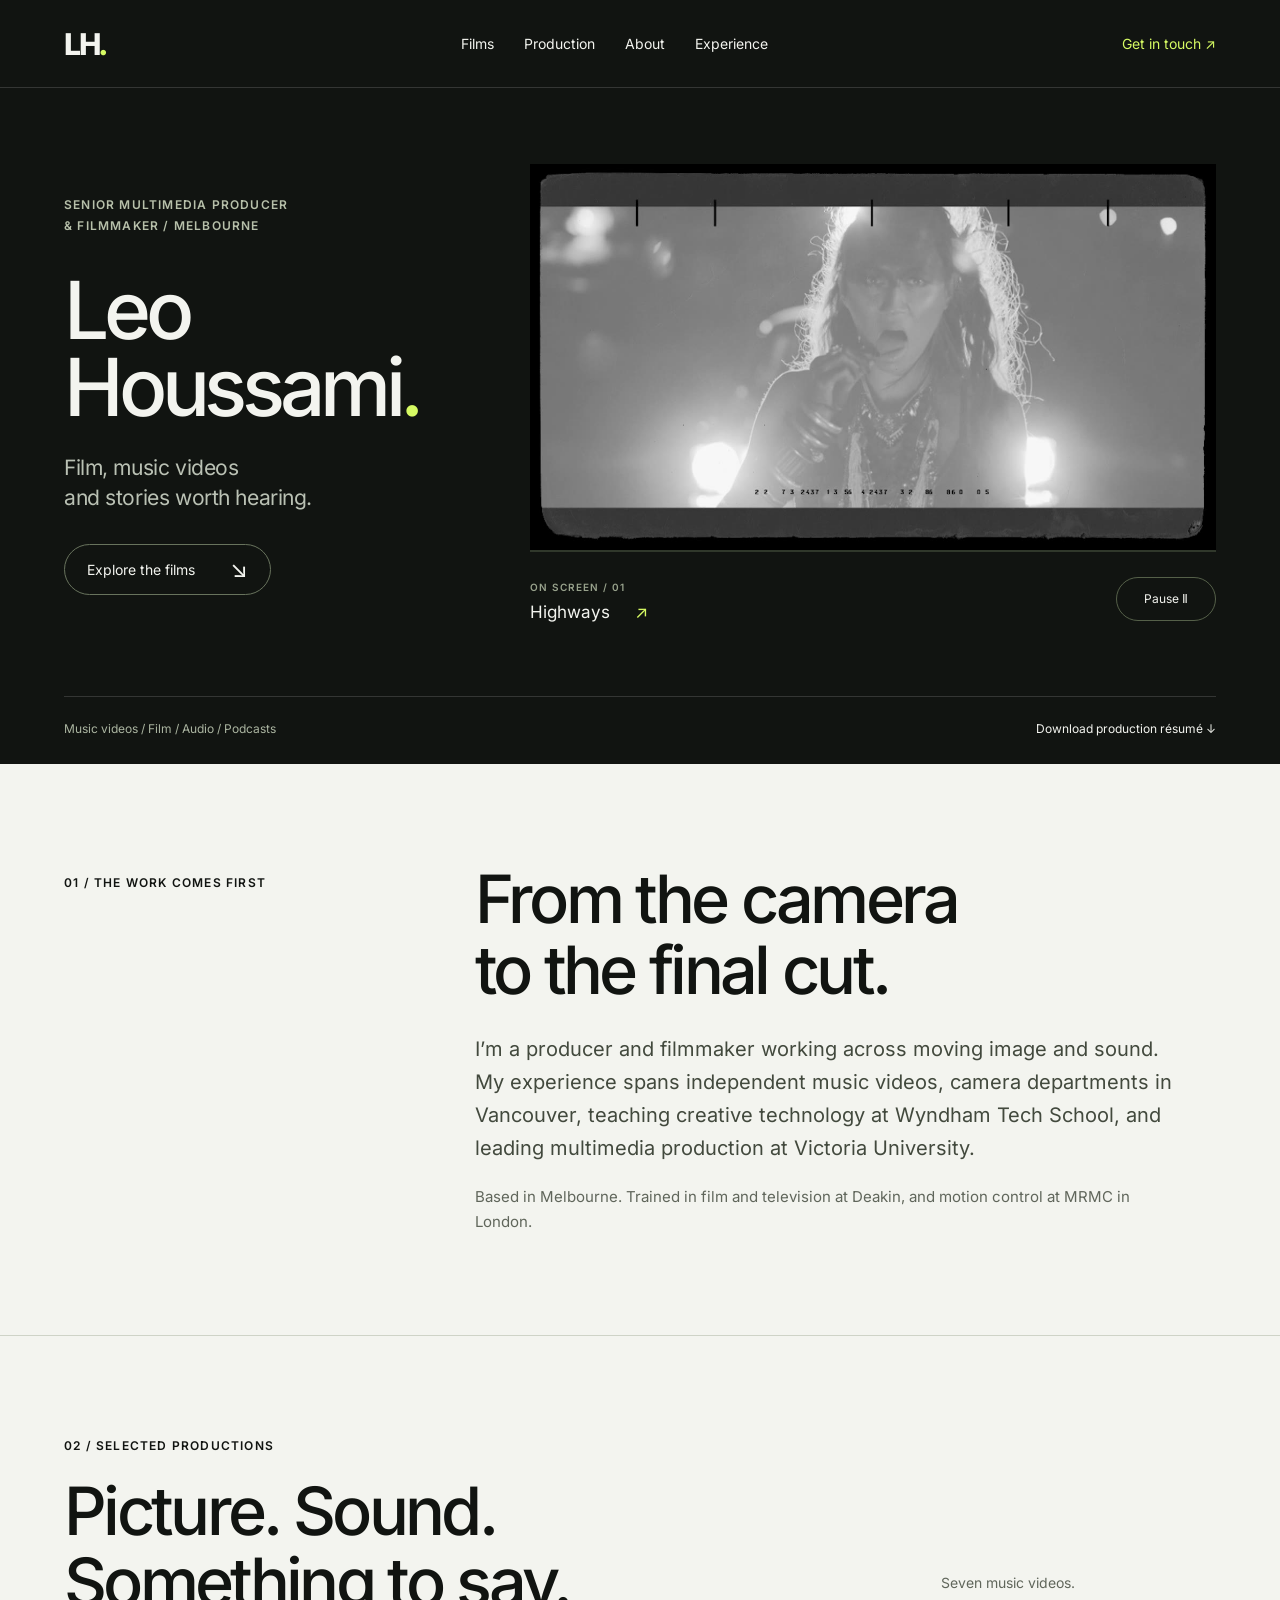
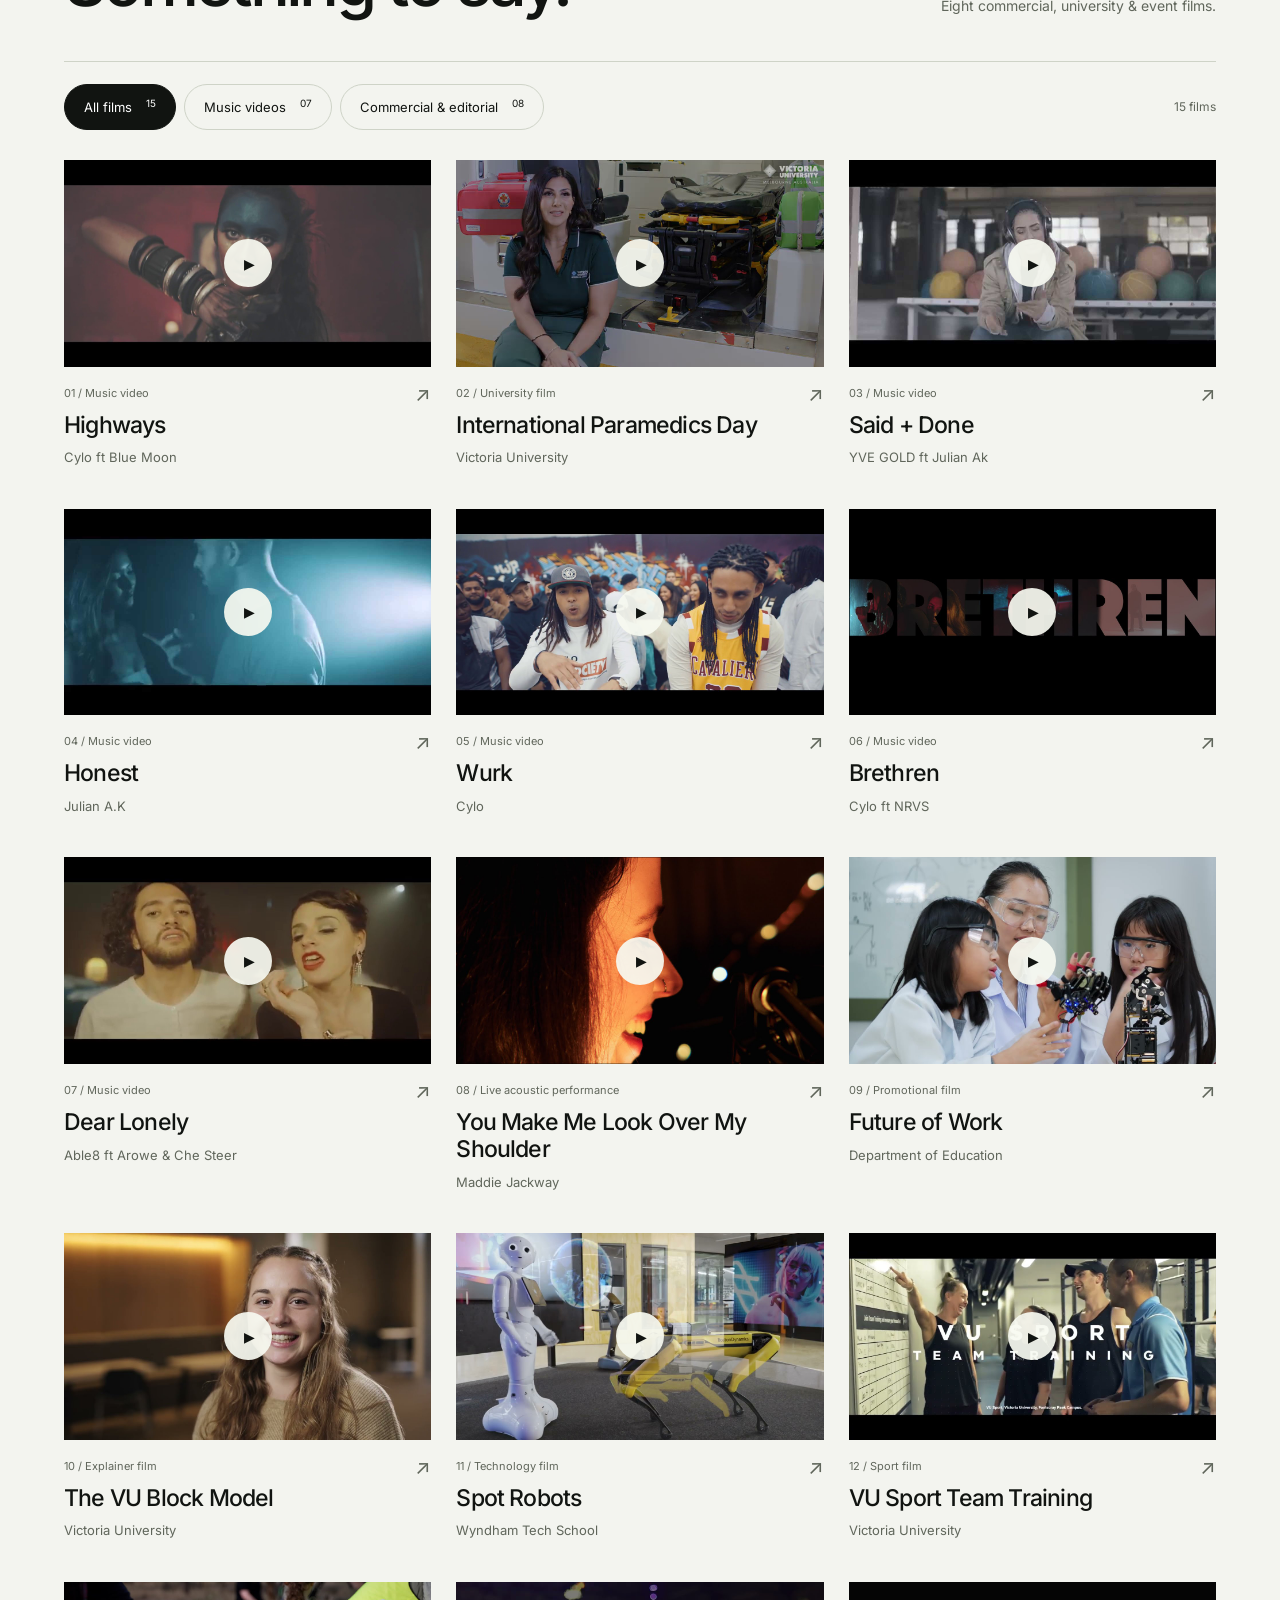
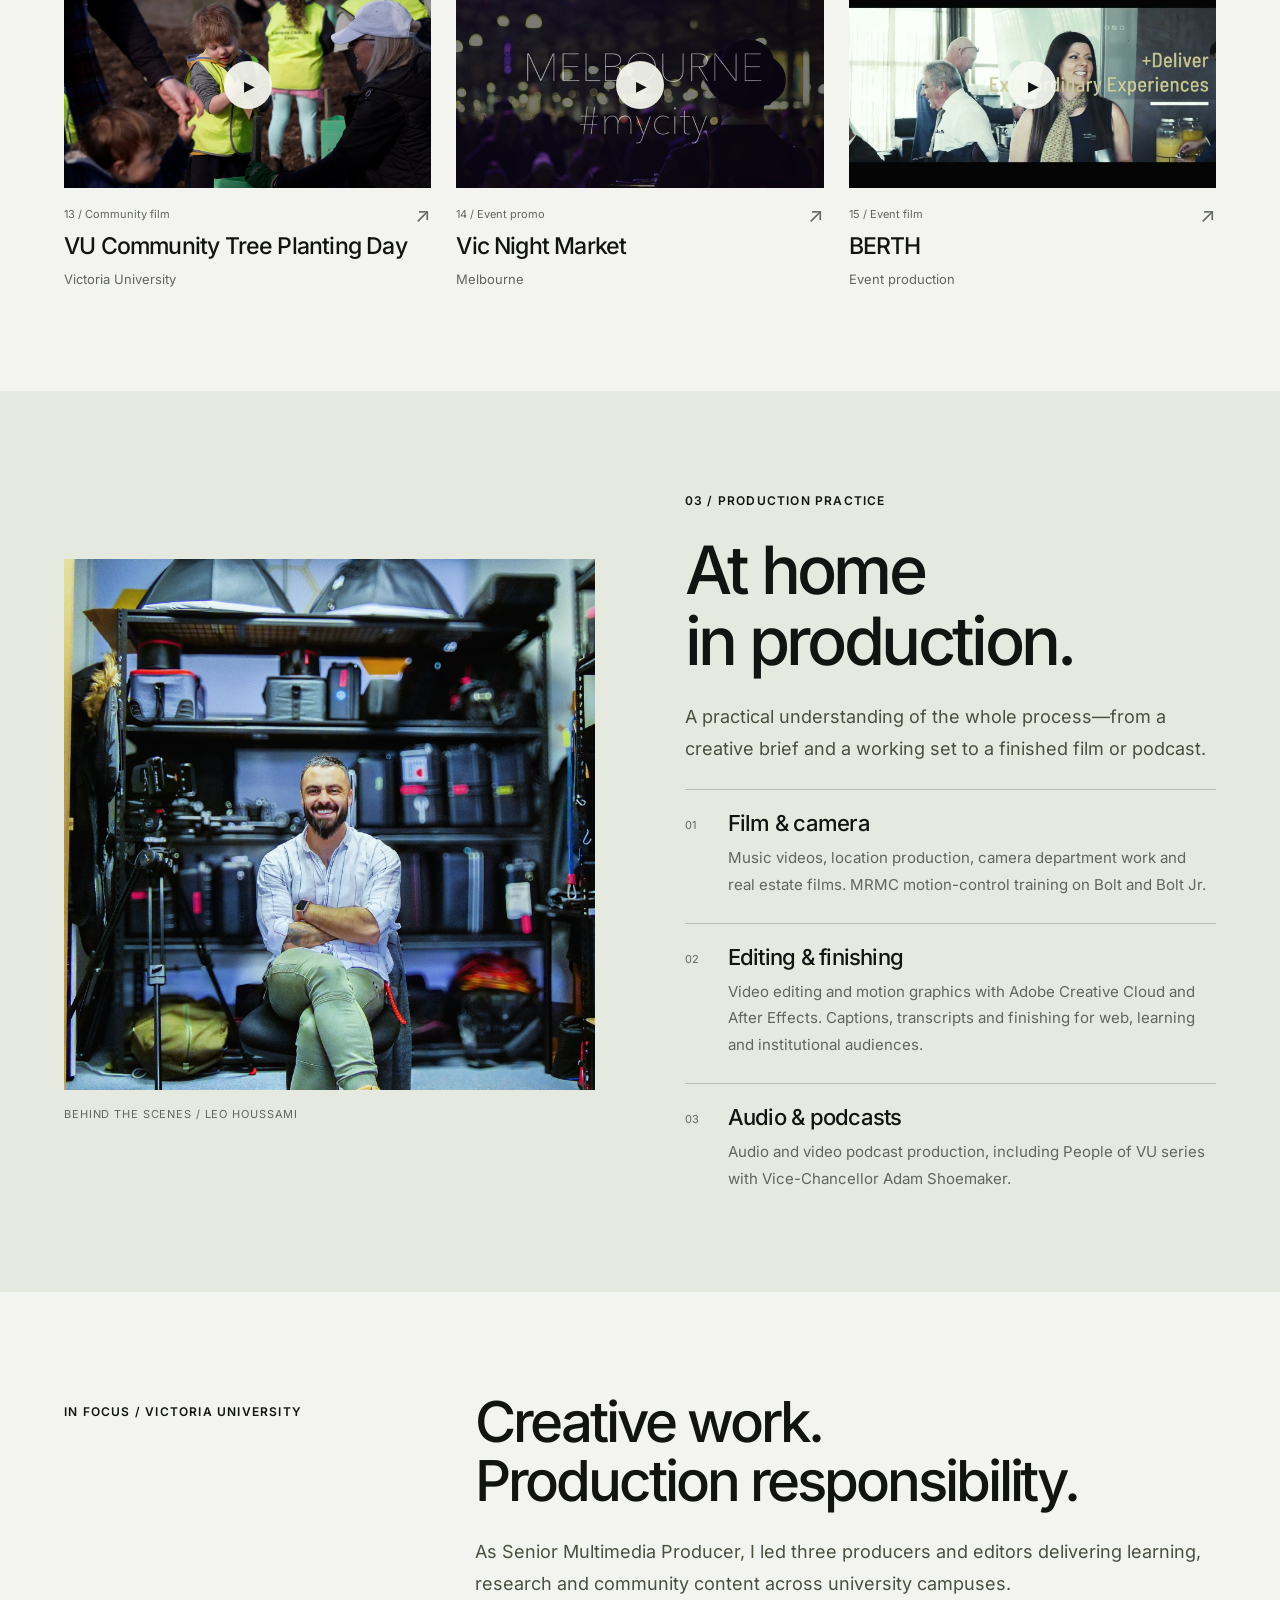
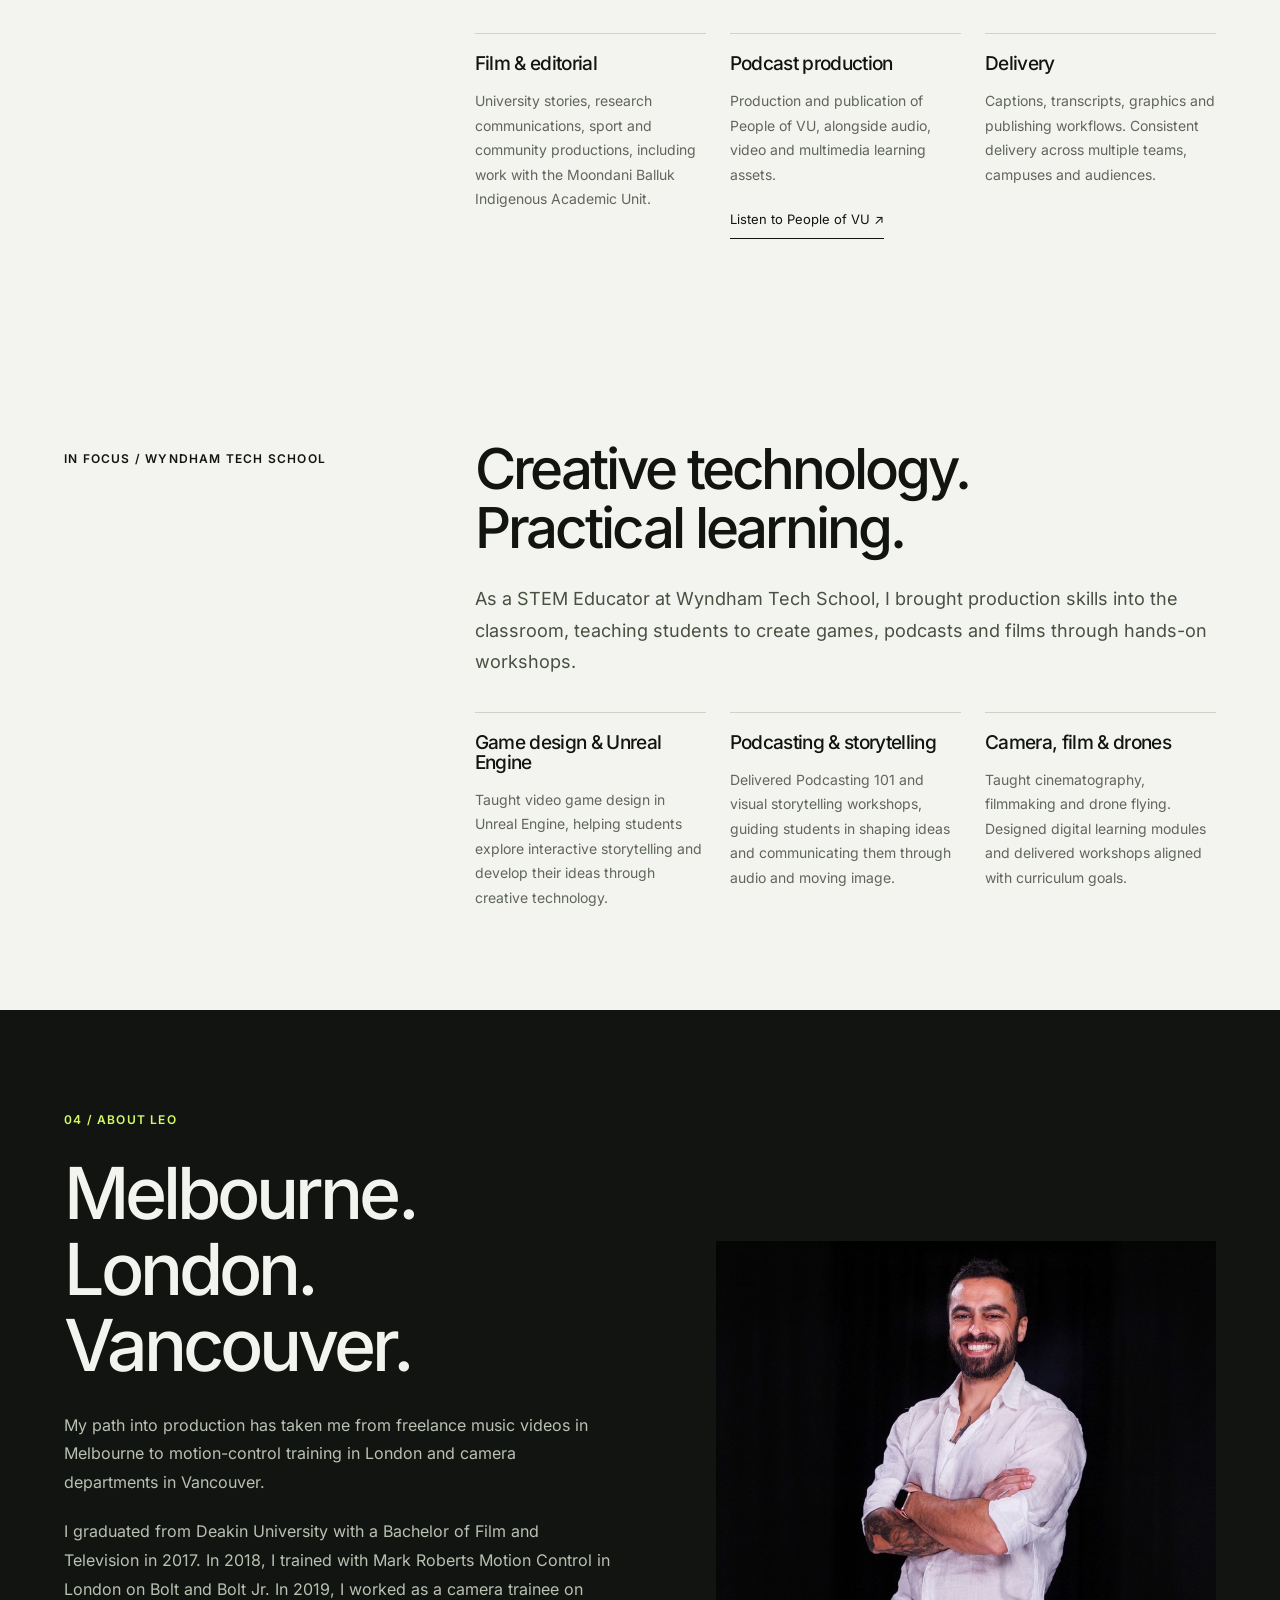
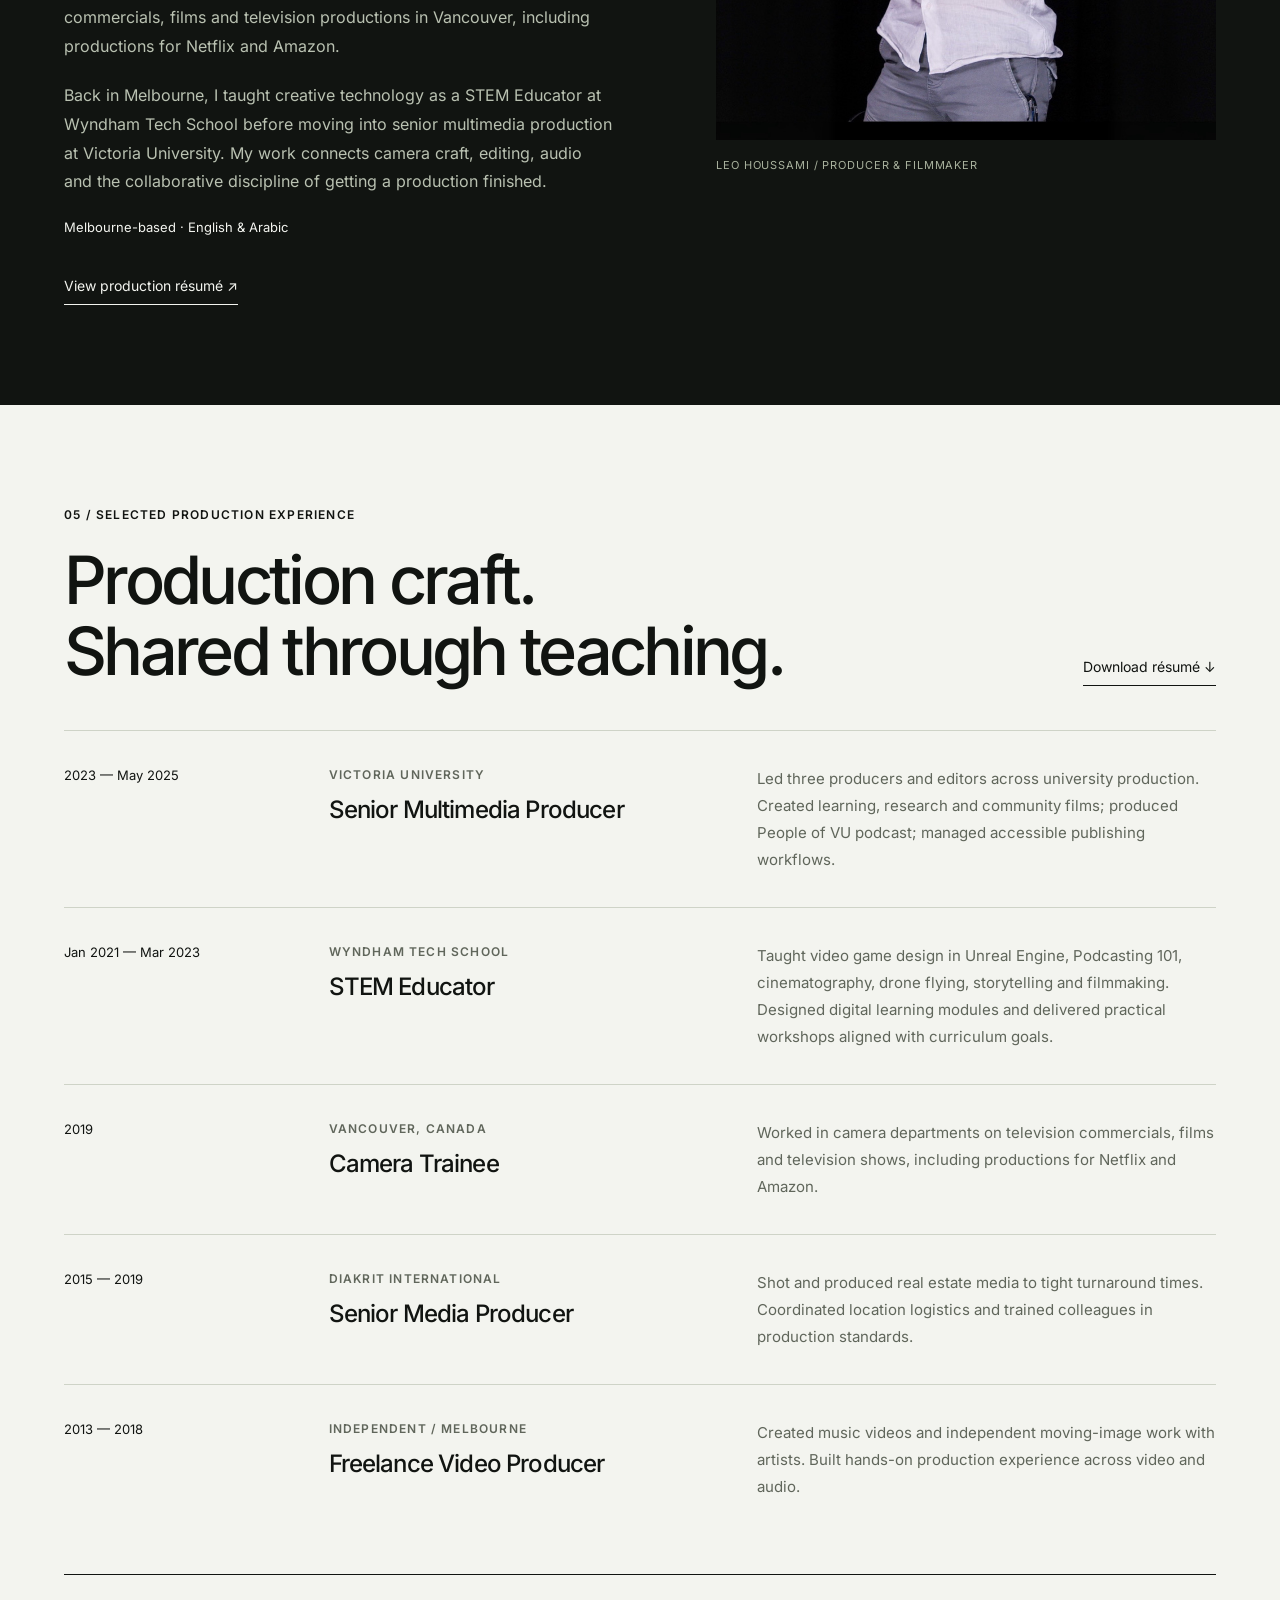
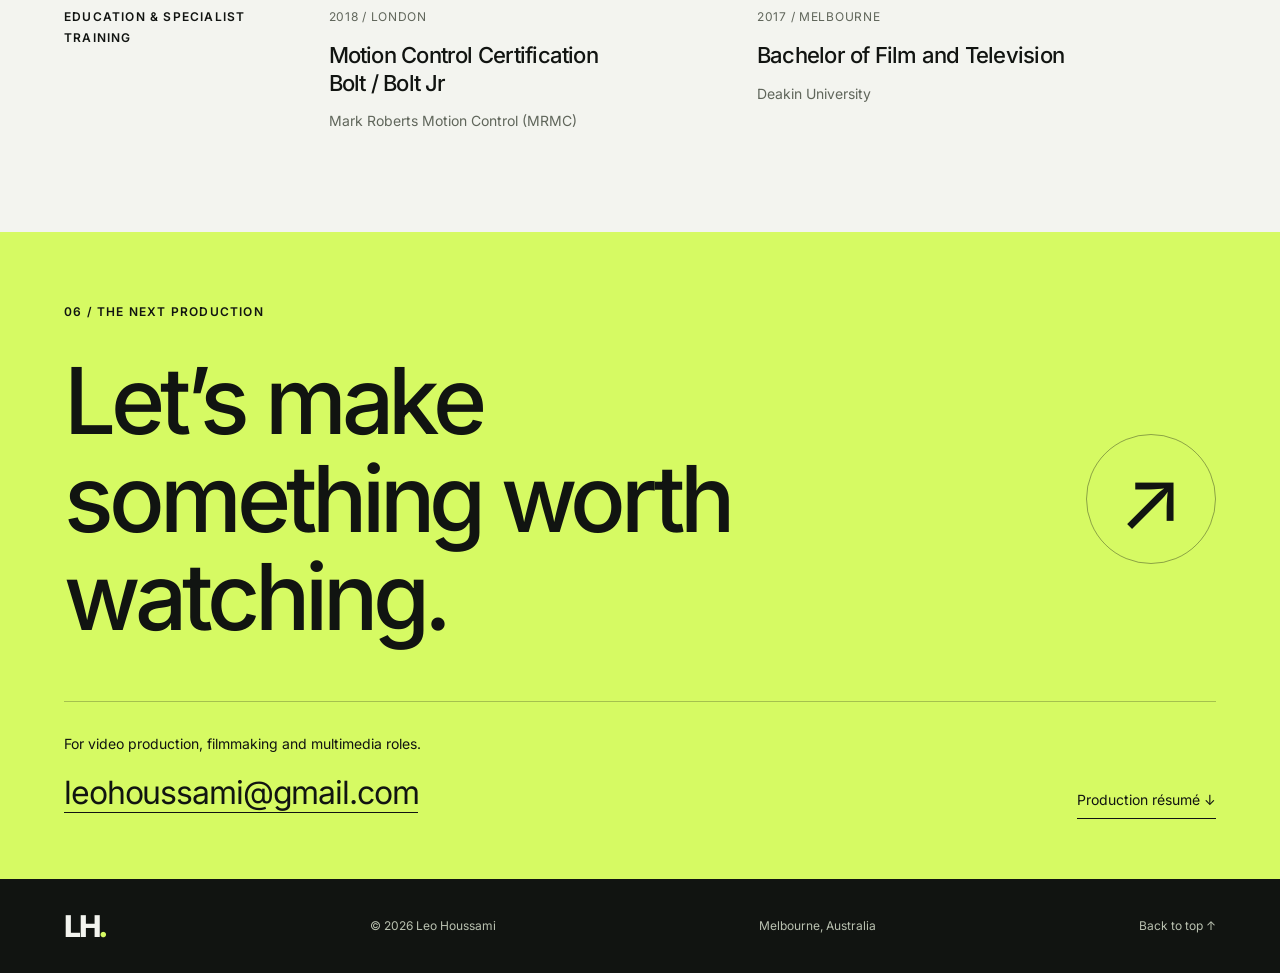
<file: index.html>
<!doctype html>
<html lang="en-AU">
<head>
<meta charset="utf-8"><meta name="viewport" content="width=device-width,initial-scale=1">
<title>Leo Houssami — Senior Multimedia Producer & Filmmaker</title>
<meta name="description" content="Leo Houssami is a Melbourne-based senior multimedia producer and filmmaker. Music videos, university films, camera department experience, audio and podcasts. Explore 15 selected productions.">
<meta name="theme-color" content="#111411"><link rel="canonical" href="https://leonited84.github.io/">
<meta property="og:title" content="Leo Houssami — Senior Multimedia Producer & Filmmaker"><meta property="og:description" content="Music videos. Film. Audio. Podcasts. A production portfolio from Melbourne, London and Vancouver."><meta property="og:type" content="website"><meta property="og:url" content="https://leonited84.github.io/">
<link rel="icon" type="image/svg+xml" href="assets/favicon.svg"><link rel="preload" href="assets/inter-500.woff2" as="font" type="font/woff2" crossorigin><link rel="stylesheet" href="style.css"><script src="script.js" defer></script>
</head><body>
<a class="skip-link" href="#main">Skip to content</a>
<header class="site-header"><a class="wordmark" href="#top" aria-label="Leo Houssami home">LH<span>.</span></a><nav aria-label="Main navigation"><a href="#work">Films</a><a href="#craft">Production</a><a href="#about">About</a><a href="#experience">Experience</a></nav><a class="header-contact" href="#contact">Get in touch ↗</a></header>
<main id="main">
<section class="hero" id="top" aria-labelledby="hero-title">
<div class="hero-identity"><p class="eyebrow">Senior multimedia producer<br>& filmmaker / Melbourne</p><h1 id="hero-title"><span>Leo</span><span>Houssami<span class="accent">.</span></span></h1><p class="hero-summary">Film, music videos<br> and stories worth hearing.</p><a class="pill-link" href="#work">Explore the films <span aria-hidden="true">↘</span></a></div>
<figure class="hero-reel"><div class="reel-frame"><video id="hero-video" autoplay muted loop playsinline preload="auto" poster="assets/highways-poster.jpg" aria-label="Highways music video teaser"><source src="assets/highways-teaser.mp4" type="video/mp4"></video></div><div class="reel-progress" aria-hidden="true"><span id="reel-progress-fill"></span></div><figcaption><div><span class="eyebrow">On screen / 01</span><a href="https://www.youtube.com/watch?v=1bPuGQ7KdPY" data-video="1bPuGQ7KdPY" data-title="Highways">Highways <span aria-hidden="true">↗</span></a></div><button id="video-toggle" type="button" aria-label="Pause teaser">Pause Ⅱ</button></figcaption></figure>
<div class="hero-foot"><span>Music videos / Film / Audio / Podcasts</span><a href="assets/Leo-Houssami-Resume.pdf" download>Download production résumé ↓</a></div>
</section>
<section class="intro section-pad"><p class="eyebrow">01 / The work comes first</p><div><h2 data-reveal>From the camera<br>to the final cut.</h2><p>I’m a producer and filmmaker working across moving image and sound. My experience spans independent music videos, camera departments in Vancouver, teaching creative technology at Wyndham Tech School, and leading multimedia production at Victoria University.</p><p class="intro-detail">Based in Melbourne. Trained in film and television at Deakin, and motion control at MRMC in London.</p></div></section>
<section class="work section-pad" id="work" aria-labelledby="work-title"><div class="section-heading"><div><p class="eyebrow">02 / Selected productions</p><h2 id="work-title" data-reveal>Picture. Sound.<br>Something to say.</h2></div><p>Seven music videos.<br>Eight commercial, university & event films.</p></div>
<div class="work-toolbar"><div class="filters" role="group" aria-label="Filter productions"><button type="button" data-filter="all" aria-pressed="true">All films <sup>15</sup></button><button type="button" data-filter="music" aria-pressed="false">Music videos <sup>07</sup></button><button type="button" data-filter="commercial" aria-pressed="false">Commercial & editorial <sup>08</sup></button></div><span class="work-count" role="status" aria-live="polite">15 films</span></div>
<div class="project-grid"><article class="project" data-category="music" data-reveal>
<a class="project-link" href="https://www.youtube.com/watch?v=1bPuGQ7KdPY" data-video="1bPuGQ7KdPY" data-title="Highways" aria-label="Watch Highways">
<div class="project-image"><img src="assets/1bPuGQ7KdPY.jpg" alt="Highways film still" width="1280" height="720" loading="lazy" decoding="async"><span class="play-icon" aria-hidden="true">▶</span></div>
<div class="project-meta"><span>01 / Music video</span><span aria-hidden="true">↗</span></div><h3>Highways</h3><p class="project-client">Cylo ft Blue Moon</p></a></article><article class="project" data-category="commercial" data-reveal>
<a class="project-link" href="https://www.youtube.com/watch?v=8_4P7IvjmUk" data-video="8_4P7IvjmUk" data-title="International Paramedics Day" aria-label="Watch International Paramedics Day">
<div class="project-image"><img src="assets/8_4P7IvjmUk.jpg" alt="International Paramedics Day film still" width="1280" height="720" loading="lazy" decoding="async"><span class="play-icon" aria-hidden="true">▶</span></div>
<div class="project-meta"><span>02 / University film</span><span aria-hidden="true">↗</span></div><h3>International Paramedics Day</h3><p class="project-client">Victoria University</p></a></article><article class="project" data-category="music" data-reveal>
<a class="project-link" href="https://www.youtube.com/watch?v=lJTCcfIDVb0" data-video="lJTCcfIDVb0" data-title="Said + Done" aria-label="Watch Said + Done">
<div class="project-image"><img src="assets/lJTCcfIDVb0.jpg" alt="Said + Done film still" width="1280" height="720" loading="lazy" decoding="async"><span class="play-icon" aria-hidden="true">▶</span></div>
<div class="project-meta"><span>03 / Music video</span><span aria-hidden="true">↗</span></div><h3>Said + Done</h3><p class="project-client">YVE GOLD ft Julian Ak</p></a></article><article class="project" data-category="music" data-reveal>
<a class="project-link" href="https://www.youtube.com/watch?v=1bbTRTiVYrs" data-video="1bbTRTiVYrs" data-title="Honest" aria-label="Watch Honest">
<div class="project-image"><img src="assets/1bbTRTiVYrs.jpg" alt="Honest film still" width="1280" height="720" loading="lazy" decoding="async"><span class="play-icon" aria-hidden="true">▶</span></div>
<div class="project-meta"><span>04 / Music video</span><span aria-hidden="true">↗</span></div><h3>Honest</h3><p class="project-client">Julian A.K</p></a></article><article class="project" data-category="music" data-reveal>
<a class="project-link" href="https://www.youtube.com/watch?v=ya0mmiJdKRg" data-video="ya0mmiJdKRg" data-title="Wurk" aria-label="Watch Wurk">
<div class="project-image"><img src="assets/ya0mmiJdKRg.jpg" alt="Wurk film still" width="1280" height="720" loading="lazy" decoding="async"><span class="play-icon" aria-hidden="true">▶</span></div>
<div class="project-meta"><span>05 / Music video</span><span aria-hidden="true">↗</span></div><h3>Wurk</h3><p class="project-client">Cylo</p></a></article><article class="project" data-category="music" data-reveal>
<a class="project-link" href="https://www.youtube.com/watch?v=U2q-F83ZqqM" data-video="U2q-F83ZqqM" data-title="Brethren" aria-label="Watch Brethren">
<div class="project-image"><img src="assets/U2q-F83ZqqM.jpg" alt="Brethren film still" width="1280" height="720" loading="lazy" decoding="async"><span class="play-icon" aria-hidden="true">▶</span></div>
<div class="project-meta"><span>06 / Music video</span><span aria-hidden="true">↗</span></div><h3>Brethren</h3><p class="project-client">Cylo ft NRVS</p></a></article><article class="project" data-category="music" data-reveal>
<a class="project-link" href="https://www.youtube.com/watch?v=tM6qkYfXGgs" data-video="tM6qkYfXGgs" data-title="Dear Lonely" aria-label="Watch Dear Lonely">
<div class="project-image"><img src="assets/tM6qkYfXGgs.jpg" alt="Dear Lonely film still" width="1280" height="720" loading="lazy" decoding="async"><span class="play-icon" aria-hidden="true">▶</span></div>
<div class="project-meta"><span>07 / Music video</span><span aria-hidden="true">↗</span></div><h3>Dear Lonely</h3><p class="project-client">Able8 ft Arowe &amp; Che Steer</p></a></article><article class="project" data-category="music" data-reveal>
<a class="project-link" href="https://www.youtube.com/watch?v=nhQfeuvsZZM" data-video="nhQfeuvsZZM" data-title="You Make Me Look Over My Shoulder" aria-label="Watch You Make Me Look Over My Shoulder">
<div class="project-image"><img src="assets/nhQfeuvsZZM.jpg" alt="You Make Me Look Over My Shoulder film still" width="1280" height="720" loading="lazy" decoding="async"><span class="play-icon" aria-hidden="true">▶</span></div>
<div class="project-meta"><span>08 / Live acoustic performance</span><span aria-hidden="true">↗</span></div><h3>You Make Me Look Over My Shoulder</h3><p class="project-client">Maddie Jackway</p></a></article><article class="project" data-category="commercial" data-reveal>
<a class="project-link" href="https://www.youtube.com/watch?v=FYQdw8B2lbo" data-video="FYQdw8B2lbo" data-title="Future of Work" aria-label="Watch Future of Work">
<div class="project-image"><img src="assets/FYQdw8B2lbo.jpg" alt="Future of Work film still" width="1280" height="720" loading="lazy" decoding="async"><span class="play-icon" aria-hidden="true">▶</span></div>
<div class="project-meta"><span>09 / Promotional film</span><span aria-hidden="true">↗</span></div><h3>Future of Work</h3><p class="project-client">Department of Education</p></a></article><article class="project" data-category="commercial" data-reveal>
<a class="project-link" href="https://www.youtube.com/watch?v=R62gYXzRwjM" data-video="R62gYXzRwjM" data-title="The VU Block Model" aria-label="Watch The VU Block Model">
<div class="project-image"><img src="assets/R62gYXzRwjM.jpg" alt="The VU Block Model film still" width="1280" height="720" loading="lazy" decoding="async"><span class="play-icon" aria-hidden="true">▶</span></div>
<div class="project-meta"><span>10 / Explainer film</span><span aria-hidden="true">↗</span></div><h3>The VU Block Model</h3><p class="project-client">Victoria University</p></a></article><article class="project" data-category="commercial" data-reveal>
<a class="project-link" href="https://www.youtube.com/watch?v=OOY8oh-Qc98" data-video="OOY8oh-Qc98" data-title="Spot Robots" aria-label="Watch Spot Robots">
<div class="project-image"><img src="assets/OOY8oh-Qc98.jpg" alt="Spot Robots film still" width="1280" height="720" loading="lazy" decoding="async"><span class="play-icon" aria-hidden="true">▶</span></div>
<div class="project-meta"><span>11 / Technology film</span><span aria-hidden="true">↗</span></div><h3>Spot Robots</h3><p class="project-client">Wyndham Tech School</p></a></article><article class="project" data-category="commercial" data-reveal>
<a class="project-link" href="https://www.youtube.com/watch?v=XrSbfwO8PHA" data-video="XrSbfwO8PHA" data-title="VU Sport Team Training" aria-label="Watch VU Sport Team Training">
<div class="project-image"><img src="assets/XrSbfwO8PHA.jpg" alt="VU Sport Team Training film still" width="1280" height="720" loading="lazy" decoding="async"><span class="play-icon" aria-hidden="true">▶</span></div>
<div class="project-meta"><span>12 / Sport film</span><span aria-hidden="true">↗</span></div><h3>VU Sport Team Training</h3><p class="project-client">Victoria University</p></a></article><article class="project" data-category="commercial" data-reveal>
<a class="project-link" href="https://www.youtube.com/watch?v=1BlUHVS0QmI" data-video="1BlUHVS0QmI" data-title="VU Community Tree Planting Day" aria-label="Watch VU Community Tree Planting Day">
<div class="project-image"><img src="assets/1BlUHVS0QmI.jpg" alt="VU Community Tree Planting Day film still" width="1280" height="720" loading="lazy" decoding="async"><span class="play-icon" aria-hidden="true">▶</span></div>
<div class="project-meta"><span>13 / Community film</span><span aria-hidden="true">↗</span></div><h3>VU Community Tree Planting Day</h3><p class="project-client">Victoria University</p></a></article><article class="project" data-category="commercial" data-reveal>
<a class="project-link" href="https://www.youtube.com/watch?v=zNnYjEvl7Uc" data-video="zNnYjEvl7Uc" data-title="Vic Night Market" aria-label="Watch Vic Night Market">
<div class="project-image"><img src="assets/zNnYjEvl7Uc.jpg" alt="Vic Night Market film still" width="1280" height="720" loading="lazy" decoding="async"><span class="play-icon" aria-hidden="true">▶</span></div>
<div class="project-meta"><span>14 / Event promo</span><span aria-hidden="true">↗</span></div><h3>Vic Night Market</h3><p class="project-client">Melbourne</p></a></article><article class="project" data-category="commercial" data-reveal>
<a class="project-link" href="https://www.youtube.com/watch?v=5cKZdqXRm2k" data-video="5cKZdqXRm2k" data-title="BERTH" aria-label="Watch BERTH">
<div class="project-image"><img src="assets/5cKZdqXRm2k.jpg" alt="BERTH film still" width="1280" height="720" loading="lazy" decoding="async"><span class="play-icon" aria-hidden="true">▶</span></div>
<div class="project-meta"><span>15 / Event film</span><span aria-hidden="true">↗</span></div><h3>BERTH</h3><p class="project-client">Event production</p></a></article></div></section>
<section class="craft section-pad" id="craft" aria-labelledby="craft-title"><div class="craft-image" data-reveal><img src="assets/leo-production-room.jpg" alt="Leo seated in a production equipment room beside a camera and lighting equipment" width="886" height="886" loading="lazy"><p class="image-caption">Behind the scenes / Leo Houssami</p></div><div class="craft-copy"><p class="eyebrow">03 / Production practice</p><h2 id="craft-title" data-reveal>At home<br>in production.</h2><p class="section-lead">A practical understanding of the whole process—from a creative brief and a working set to a finished film or podcast.</p><div class="craft-item"><span>01</span><div><h3>Film & camera</h3><p>Music videos, location production, camera department work and real estate films. MRMC motion-control training on Bolt and Bolt Jr.</p></div></div><div class="craft-item"><span>02</span><div><h3>Editing & finishing</h3><p>Video editing and motion graphics with Adobe Creative Cloud and After Effects. Captions, transcripts and finishing for web, learning and institutional audiences.</p></div></div><div class="craft-item"><span>03</span><div><h3>Audio & podcasts</h3><p>Audio and video podcast production, including People of VU series with Vice-Chancellor Adam Shoemaker.</p></div></div></div></section>
<section class="production-note section-pad" aria-labelledby="vu-title"><p class="eyebrow">In focus / Victoria University</p><div><h2 id="vu-title" data-reveal>Creative work.<br>Production responsibility.</h2><p class="section-lead">As Senior Multimedia Producer, I led three producers and editors delivering learning, research and community content across university campuses.</p><div class="production-details"><div><h3>Film & editorial</h3><p>University stories, research communications, sport and community productions, including work with the Moondani Balluk Indigenous Academic Unit.</p></div><div><h3>Podcast production</h3><p>Production and publication of People of VU, alongside audio, video and multimedia learning assets.</p><a class="text-link podcast-link" href="https://people-of-vu.zencast.website/" target="_blank" rel="noopener">Listen to People of VU ↗</a></div><div><h3>Delivery</h3><p>Captions, transcripts, graphics and publishing workflows. Consistent delivery across multiple teams, campuses and audiences.</p></div></div></div></section>
<section class="production-note section-pad" id="teaching" aria-labelledby="teaching-title"><p class="eyebrow">In focus / Wyndham Tech School</p><div><h2 id="teaching-title" data-reveal>Creative technology.<br>Practical learning.</h2><p class="section-lead">As a STEM Educator at Wyndham Tech School, I brought production skills into the classroom, teaching students to create games, podcasts and films through hands-on workshops.</p><div class="production-details"><div><h3>Game design &amp; Unreal Engine</h3><p>Taught video game design in Unreal Engine, helping students explore interactive storytelling and develop their ideas through creative technology.</p></div><div><h3>Podcasting &amp; storytelling</h3><p>Delivered Podcasting 101 and visual storytelling workshops, guiding students in shaping ideas and communicating them through audio and moving image.</p></div><div><h3>Camera, film &amp; drones</h3><p>Taught cinematography, filmmaking and drone flying. Designed digital learning modules and delivered workshops aligned with curriculum goals.</p></div></div></div></section>
<section class="about section-pad" id="about" aria-labelledby="about-title"><div class="about-copy"><p class="eyebrow">04 / About Leo</p><h2 id="about-title" data-reveal>Melbourne.<br>London.<br>Vancouver.</h2><p>My path into production has taken me from freelance music videos in Melbourne to motion-control training in London and camera departments in Vancouver.</p><p>I graduated from Deakin University with a Bachelor of Film and Television in 2017. In 2018, I trained with Mark Roberts Motion Control in London on Bolt and Bolt Jr. In 2019, I worked as a camera trainee on commercials, films and television productions in Vancouver, including productions for Netflix and Amazon.</p><p>Back in Melbourne, I taught creative technology as a STEM Educator at Wyndham Tech School before moving into senior multimedia production at Victoria University. My work connects camera craft, editing, audio and the collaborative discipline of getting a production finished.</p><p class="about-languages">Melbourne-based · English & Arabic</p><a class="text-link" href="assets/Leo-Houssami-Resume.pdf" target="_blank" rel="noopener">View production résumé ↗</a></div><figure class="about-photo" data-reveal><img src="assets/leo-studio-portrait.jpg" alt="Portrait of Leo Houssami against a black studio background" width="886" height="886" loading="lazy"><figcaption>Leo Houssami / Producer & filmmaker</figcaption></figure></section>
<section class="experience section-pad" id="experience" aria-labelledby="experience-title"><div class="section-heading"><div><p class="eyebrow">05 / Selected production experience</p><h2 id="experience-title" data-reveal>Production craft.<br>Shared through teaching.</h2></div><a class="text-link" href="assets/Leo-Houssami-Resume.pdf" download>Download résumé ↓</a></div><div class="experience-list">
<article class="experience-row" data-reveal><p class="experience-date">2023 — May 2025</p><div><p class="eyebrow">Victoria University</p><h3>Senior Multimedia Producer</h3></div><p>Led three producers and editors across university production. Created learning, research and community films; produced People of VU podcast; managed accessible publishing workflows.</p></article>
<article class="experience-row" data-reveal><p class="experience-date">Jan 2021 — Mar 2023</p><div><p class="eyebrow">Wyndham Tech School</p><h3>STEM Educator</h3></div><p>Taught video game design in Unreal Engine, Podcasting 101, cinematography, drone flying, storytelling and filmmaking. Designed digital learning modules and delivered practical workshops aligned with curriculum goals.</p></article>
<article class="experience-row" data-reveal><p class="experience-date">2019</p><div><p class="eyebrow">Vancouver, Canada</p><h3>Camera Trainee</h3></div><p>Worked in camera departments on television commercials, films and television shows, including productions for Netflix and Amazon.</p></article>
<article class="experience-row" data-reveal><p class="experience-date">2015 — 2019</p><div><p class="eyebrow">Diakrit International</p><h3>Senior Media Producer</h3></div><p>Shot and produced real estate media to tight turnaround times. Coordinated location logistics and trained colleagues in production standards.</p></article>
<article class="experience-row" data-reveal><p class="experience-date">2013 — 2018</p><div><p class="eyebrow">Independent / Melbourne</p><h3>Freelance Video Producer</h3></div><p>Created music videos and independent moving-image work with artists. Built hands-on production experience across video and audio.</p></article>
</div><div class="education"><p class="eyebrow">Education & specialist training</p><div><p class="education-year">2018 / London</p><h3>Motion Control Certification<br>Bolt / Bolt Jr</h3><p>Mark Roberts Motion Control (MRMC)</p></div><div><p class="education-year">2017 / Melbourne</p><h3>Bachelor of Film and Television</h3><p>Deakin University</p></div></div></section>
<section class="contact section-pad" id="contact" aria-labelledby="contact-title"><p class="eyebrow">06 / The next production</p><div class="contact-main"><h2 id="contact-title" data-reveal>Let’s make<br>something worth<br>watching.</h2><a class="contact-arrow" href="mailto:leohoussami@gmail.com" aria-label="Email Leo Houssami">↗</a></div><div class="contact-bottom"><div><p>For video production, filmmaking and multimedia roles.</p><a class="email-link" href="mailto:leohoussami@gmail.com">leohoussami@gmail.com</a></div><a class="text-link" href="assets/Leo-Houssami-Resume.pdf" download>Production résumé ↓</a></div></section>
</main><footer><a class="wordmark" href="#top" aria-label="Back to top">LH<span>.</span></a><p>© 2026 Leo Houssami</p><span>Melbourne, Australia</span><a href="#top">Back to top ↑</a></footer>
<dialog id="film-dialog" aria-labelledby="film-title"><div class="dialog-header"><h2 id="film-title">Watch film</h2><button id="close-film" type="button" aria-label="Close video">Close ×</button></div><div class="film-player" id="film-player"></div><p class="film-fallback">Watch in a new tab: <a id="youtube-link" href="https://www.youtube.com/" target="_blank" rel="noopener">Open YouTube ↗</a></p></dialog>
</body></html>
</file>
<file: style.css>
@font-face{font-family:Inter;src:url('assets/inter-400.woff2') format('woff2');font-weight:400;font-display:swap}
@font-face{font-family:Inter;src:url('assets/inter-500.woff2') format('woff2');font-weight:500;font-display:swap}
@font-face{font-family:Inter;src:url('assets/inter-600.woff2') format('woff2');font-weight:600;font-display:swap}
@font-face{font-family:Inter;src:url('assets/inter-800.woff2') format('woff2');font-weight:800;font-display:swap}
:root{--ink:#111411;--paper:#f3f4ef;--muted:#60665b;--line:#ced3c7;--accent:#d6fa63;--pad:clamp(24px,5vw,88px);--ease:cubic-bezier(.2,.75,.25,1)}
*{box-sizing:border-box}html{scroll-behavior:smooth;scroll-padding-top:30px}body{margin:0;background:var(--paper);color:var(--ink);font-family:Inter,Arial,sans-serif;font-size:16px;line-height:1.65}a{color:inherit;text-decoration:none}button{font:inherit;color:inherit;cursor:pointer}a,button{-webkit-tap-highlight-color:transparent}a:focus-visible,button:focus-visible{outline:3px solid #89ac23;outline-offset:5px}::selection{background:var(--accent);color:var(--ink)}img{display:block;max-width:100%;height:auto}h1,h2,h3,p,figure{margin:0}h1,h2,h3{font-weight:500;line-height:1.06;letter-spacing:-.055em}h2{font-size:clamp(40px,5.2vw,76px)}h3{font-size:25px;letter-spacing:-.035em}button{min-height:44px}.eyebrow{font-size:12px;font-weight:600;letter-spacing:.1em;text-transform:uppercase;line-height:1.7}.section-pad{padding:100px var(--pad)}.accent{color:var(--accent)}.skip-link{position:fixed;top:-100px;left:20px;z-index:100;background:var(--accent);padding:12px}.skip-link:focus{top:12px}.text-link{display:inline-flex;gap:25px;border-bottom:1px solid currentColor;padding:7px 0;font-size:14px}.text-link:hover{color:#5c741b}
.site-header{background:var(--ink);color:var(--paper);min-height:88px;padding:20px var(--pad);display:flex;align-items:center;justify-content:space-between;gap:25px;border-bottom:1px solid #ffffff25}.wordmark{font-size:30px;font-weight:800;letter-spacing:-.08em;line-height:1}.wordmark span{color:var(--accent)}.site-header nav{display:flex;gap:30px}.site-header a:not(.wordmark){font-size:14px;position:relative}.site-header nav a:after{content:'';position:absolute;bottom:-6px;left:0;width:100%;height:1px;background:var(--accent);transform:scaleX(0);transform-origin:left;transition:transform .3s var(--ease)}.site-header nav a:hover:after{transform:scaleX(1)}.header-contact{color:var(--accent)}
.hero{display:grid;grid-template-columns:minmax(0,.85fr) minmax(0,1.45fr);gap:55px 5vw;align-items:center;background:var(--ink);color:var(--paper);padding:76px var(--pad) 25px}.hero-identity{min-width:0}.hero-identity>.eyebrow{color:#b7c0aa;margin-bottom:36px}.hero h1{font-size:clamp(58px,6.25vw,110px);line-height:.96;letter-spacing:-.065em}.hero h1>span{display:block}.hero-summary{font-size:clamp(18px,1.65vw,24px);line-height:1.45;color:#bac1b4;margin:27px 0 30px;letter-spacing:-.02em}.pill-link{display:inline-flex;gap:35px;align-items:center;padding:13px 22px;border:1px solid #68735d;border-radius:40px;font-size:14px;transition:background .25s,color .25s,transform .25s}.pill-link:hover{background:var(--accent);color:var(--ink);transform:translateY(-2px)}.pill-link span{font-size:23px;line-height:1}.hero-reel{width:100%;min-width:0}.reel-frame{background:black;aspect-ratio:16/9;overflow:hidden}.hero video{display:block;width:100%;height:100%;object-fit:contain;position:static}.reel-progress{height:2px;background:#30382b}.reel-progress span{height:100%;width:100%;display:block;background:var(--accent);transform:scaleX(0);transform-origin:left}.hero-reel figcaption{display:flex;align-items:center;justify-content:space-between;gap:20px;padding-top:20px}.hero-reel figcaption .eyebrow{font-size:10px;color:#98a28c}.hero-reel figcaption a{display:block;font-size:17px}.hero-reel figcaption a span{margin-left:20px;color:var(--accent)}#video-toggle{border:1px solid #556049;border-radius:30px;padding:8px 19px;background:transparent;font-size:12px;min-width:100px}#video-toggle:hover{color:var(--accent);border-color:var(--accent)}.hero-foot{grid-column:1/-1;border-top:1px solid #ffffff25;padding-top:22px;margin-top:15px;display:flex;justify-content:space-between;gap:20px;color:#abb5a1;font-size:12px}.hero-foot a{color:var(--paper)}
.intro{display:grid;grid-template-columns:1fr 2fr;gap:40px;border-bottom:1px solid var(--line)}.intro>.eyebrow{padding-top:9px}.intro h2{margin-bottom:28px}.intro>div>p{max-width:710px;font-size:20px;line-height:1.65;color:#42493d}.intro>div>.intro-detail{font-size:15px;color:var(--muted);margin-top:20px}.section-heading{display:flex;justify-content:space-between;align-items:end;gap:30px;margin-bottom:44px}.section-heading .eyebrow{margin-bottom:20px}.section-heading>p{font-size:14px;color:var(--muted)}.work-toolbar{display:flex;justify-content:space-between;gap:20px;align-items:center;padding:22px 0 30px;border-top:1px solid var(--line)}.filters{display:flex;flex-wrap:wrap;gap:8px}.filters button{padding:10px 19px;font-size:13px;border:1px solid var(--line);border-radius:30px;background:none;transition:background .2s,color .2s}.filters button[aria-pressed=true]{background:var(--ink);color:white;border-color:var(--ink)}.filters button:hover{border-color:var(--ink)}sup{font-size:10px;margin-left:10px}.work-count{font-size:12px;color:var(--muted)}.project-grid{display:grid;grid-template-columns:repeat(3,minmax(0,1fr));gap:40px 25px}.project[hidden]{display:none}.project{min-width:0}.project-image{aspect-ratio:16/9;background:#111;overflow:hidden;position:relative}.project-image img{height:100%;width:100%;object-fit:cover;transition:transform .65s var(--ease),filter .45s}.project-link:hover img{transform:scale(1.035);filter:brightness(.85)}.play-icon{position:absolute;left:50%;top:50%;transform:translate(-50%,-50%);width:48px;height:48px;display:grid;place-items:center;padding-left:3px;border-radius:50%;background:#f8faf1eb;font-size:14px;transition:background .3s,scale .3s}.project-link:hover .play-icon{background:var(--accent);scale:1.07}.project-meta{display:flex;justify-content:space-between;gap:15px;font-size:11px;color:var(--muted);padding-top:17px;margin-bottom:8px}.project-meta>span:last-child{font-size:20px;line-height:1}.project h3{font-size:clamp(21px,1.8vw,28px);line-height:1.16}.project-client{font-size:13px;color:var(--muted);margin-top:9px}.project-link:hover h3{color:#5c741b}
.craft{display:grid;grid-template-columns:1fr 1fr;gap:7vw;background:#e6e9df}.craft-image img{width:100%;aspect-ratio:1;object-fit:cover}.craft-image{align-self:center}.image-caption{font-size:11px;color:var(--muted);margin-top:15px;text-transform:uppercase;letter-spacing:.08em}.craft-copy>.eyebrow{margin-bottom:24px}.craft-copy h2{margin-bottom:25px}.section-lead{font-size:18px;line-height:1.75;color:#485040}.craft-item{border-top:1px solid #b6bdac;margin-top:25px;padding-top:22px;display:grid;grid-template-columns:25px 1fr;gap:18px}.craft-item>span{font-size:11px;padding-top:4px;color:var(--muted)}.craft-item h3{font-size:22px;margin-bottom:10px}.craft-item p{font-size:15px;color:var(--muted);line-height:1.75}.production-note{display:grid;grid-template-columns:1fr 2fr;gap:40px}.production-note>.eyebrow{padding-top:10px}.production-note h2{font-size:clamp(37px,4.4vw,65px);margin-bottom:25px}.production-details{display:grid;grid-template-columns:repeat(3,1fr);gap:24px;margin-top:34px}.production-details>div{border-top:1px solid var(--line);padding-top:20px}.production-details h3{font-size:19px;margin-bottom:15px}.production-details p{font-size:14px;color:var(--muted);line-height:1.75}
.about{background:var(--ink);color:var(--paper);display:grid;grid-template-columns:1.1fr 1fr;gap:8vw;align-items:center}.about-copy>.eyebrow{color:var(--accent);margin-bottom:24px}.about h2{font-size:clamp(45px,5.6vw,80px);margin-bottom:28px}.about-copy>p:not(.eyebrow){font-size:16px;line-height:1.8;color:#b9c1b1;margin-bottom:20px;max-width:650px}.about-copy>.about-languages{font-size:13px!important;color:var(--paper)!important}.about .text-link{margin-top:7px}.about .text-link:hover{color:var(--accent)}.about-photo img{width:100%;aspect-ratio:1;object-fit:contain;background:#000}.about-photo figcaption{font-size:11px;color:#a9b29e;text-transform:uppercase;letter-spacing:.08em;margin-top:16px}
.experience-row{display:grid;grid-template-columns:.7fr 1.2fr 1.4fr;gap:35px;padding:34px 0;border-top:1px solid var(--line)}.experience-date{font-size:13px}.experience-row .eyebrow{color:var(--muted);margin-bottom:10px}.experience-row h3{font-size:24px;line-height:1.18}.experience-row>p:last-child{font-size:15px;color:var(--muted);line-height:1.8}.education{margin-top:40px;border-top:1px solid var(--ink);padding-top:32px;display:grid;grid-template-columns:.7fr 1.2fr 1.4fr;gap:35px}.education h3{font-size:22px;line-height:1.25}.education p:not(.eyebrow){font-size:14px;color:var(--muted);margin-top:12px}.education .education-year{font-size:12px!important;margin:0 0 15px!important;text-transform:uppercase;letter-spacing:.06em}
.contact{background:var(--accent);padding-top:70px;padding-bottom:60px}.contact-main{display:flex;justify-content:space-between;align-items:center;gap:35px;margin-top:30px}.contact h2{font-size:clamp(48px,7.2vw,108px)}.contact-arrow{font-size:85px;line-height:1;border:1px solid #11141160;border-radius:50%;width:130px;height:130px;display:grid;place-items:center;flex-shrink:0;transition:background .3s,color .3s,transform .3s}.contact-arrow:hover{background:var(--ink);color:var(--accent);transform:rotate(8deg)}.contact-bottom{margin-top:55px;display:flex;justify-content:space-between;align-items:end;gap:30px;border-top:1px solid #11141140;padding-top:30px}.contact-bottom p{font-size:14px;margin-bottom:12px}.email-link{font-size:clamp(20px,2.5vw,34px);letter-spacing:-.035em;border-bottom:1px solid var(--ink)}footer{background:var(--ink);color:#b9c1b0;padding:32px var(--pad);display:flex;justify-content:space-between;align-items:center;gap:25px;font-size:12px}footer .wordmark{color:var(--paper)}
dialog{padding:24px;background:var(--ink);color:var(--paper);border:1px solid #49523f;width:min(1100px,95vw);max-height:95svh;overflow:auto}dialog::backdrop{background:#000d;backdrop-filter:blur(7px)}.dialog-header{display:flex;align-items:center;justify-content:space-between;gap:20px;margin-bottom:20px}.dialog-header h2{font-size:25px;letter-spacing:-.03em}.dialog-header button{border:1px solid #657257;background:transparent;padding:8px 17px;border-radius:24px;font-size:14px;flex-shrink:0}.film-player{aspect-ratio:16/9;background:black}.film-player iframe{width:100%;height:100%;border:0}.film-fallback{margin-top:15px;font-size:13px;color:#b4bdab}.film-fallback a{color:var(--accent);margin-left:8px}body.modal-open{overflow:hidden}
@media(min-width:1700px){.section-pad,.hero,.site-header,footer{padding-left:max(var(--pad),calc((100vw - 1540px)/2));padding-right:max(var(--pad),calc((100vw - 1540px)/2))}.hero h1{font-size:106px}}
@media(max-width:1050px){.hero{gap:40px 35px;grid-template-columns:minmax(0,.9fr) minmax(0,1.2fr);padding-top:55px}.hero h1{font-size:6.7vw}.project-grid{grid-template-columns:repeat(2,minmax(0,1fr))}.intro,.production-note{grid-template-columns:.65fr 2fr}.craft,.about{gap:40px}.craft-item{margin-top:20px}.section-pad{padding-top:75px;padding-bottom:75px}.production-details{grid-template-columns:1fr}.experience-row,.education{gap:25px}.site-header nav{gap:23px}}
@media(max-width:760px){.site-header{min-height:78px;padding-top:18px;padding-bottom:18px;gap:18px}.site-header nav{gap:18px}.site-header nav a{font-size:13px}.site-header nav a:nth-child(2),.site-header nav a:nth-child(3){display:none}.header-contact{font-size:12px!important}.hero{grid-template-columns:1fr;gap:35px;padding-top:40px}.hero-identity>.eyebrow{margin-bottom:24px;font-size:11px}.hero h1{font-size:clamp(56px,12vw,90px);line-height:1}.hero h1>span{display:inline}.hero h1>span:first-child:after{content:' '}.hero-summary{font-size:19px;margin:20px 0 23px}.hero-summary br{display:none}.hero-foot{margin-top:0;flex-wrap:wrap;font-size:11px;gap:10px}.hero-reel figcaption{padding-top:14px}.hero-reel figcaption a{font-size:16px}.hero-reel figcaption .eyebrow{font-size:10px}.section-pad{padding-top:60px;padding-bottom:60px}.intro,.production-note{display:block}.intro>.eyebrow,.production-note>.eyebrow{margin-bottom:25px}.intro>div>p{font-size:18px}.section-heading{display:block;margin-bottom:30px}.section-heading>p,.section-heading>.text-link{margin-top:24px}.work-count{display:none}.filters button{padding:10px 14px;font-size:12px}.filters sup{margin-left:6px}.project-grid{gap:32px 20px}.project h3{font-size:22px}.project-meta{font-size:10px}.project-client{font-size:12px}.craft,.about{grid-template-columns:1fr;gap:40px}.craft-image{order:2}.craft-copy{order:1}.craft-image img{max-height:600px;object-fit:contain;background:#171b18}.craft-item{margin-top:26px}.craft h2,.about h2{font-size:52px}.about-photo{max-width:550px;width:100%;justify-self:center}.experience-row,.education{grid-template-columns:1fr;gap:17px}.experience-row{padding:27px 0}.education{gap:27px}.contact h2{font-size:58px}.contact-arrow{width:76px;height:76px;font-size:53px}.contact-bottom{display:block;margin-top:35px}.contact-bottom>.text-link{margin-top:25px}footer{flex-wrap:wrap;font-size:11px}footer>span{display:none}}
@media(max-width:480px){.project-grid{grid-template-columns:1fr}.hero h1{font-size:clamp(52px,14.6vw,68px)}.hero h1>span{display:block}.hero h1>span:first-child:after{content:none}.hero h1{line-height:.98}.hero-summary{max-width:290px}.hero-foot>span{display:none}.hero-foot{padding-top:18px}.hero-reel figcaption{gap:12px}.hero-reel figcaption a{font-size:15px}.hero-reel figcaption .eyebrow{font-size:10px}#video-toggle{min-width:83px;padding:8px 13px}.section-heading h2{font-size:43px}.filters{gap:7px}.filters button{font-size:12px;padding:9px 13px}.project h3{font-size:26px}.project-meta{font-size:12px}.project-client{font-size:14px}.contact h2{font-size:clamp(42px,11.7vw,55px)}.contact-arrow{display:none}.email-link{font-size:clamp(18px,5.5vw,25px)}.contact-bottom p{font-size:13px}dialog{padding:16px}.dialog-header h2{font-size:22px}.film-fallback{font-size:12px}.wordmark{font-size:25px}.header-contact{font-size:11px!important}.site-header nav{gap:14px}.site-header nav a{font-size:12px}.site-header{gap:15px}}
@media(prefers-reduced-motion:reduce){html{scroll-behavior:auto}*,*:before,*:after{animation:none!important;transition:none!important}}
@media print{.site-header,.hero,.work,.craft-image,.about-photo,.contact-arrow,dialog,footer{display:none}.section-pad{padding:20px 0}.intro,.production-note,.about{display:block}.about,.contact,.craft{background:white;color:black}.about-copy>p:not(.eyebrow){color:black}h2,.about h2,.craft h2,.contact h2{font-size:28px}.experience-row{break-inside:avoid}.production-details{display:block}body{font-size:11pt}}
.podcast-link{margin-top:15px;font-size:13px}
@media(max-width:760px){.work-count{display:block;position:absolute;width:1px;height:1px;padding:0;overflow:hidden;clip-path:inset(50%);white-space:nowrap}}
</file>
